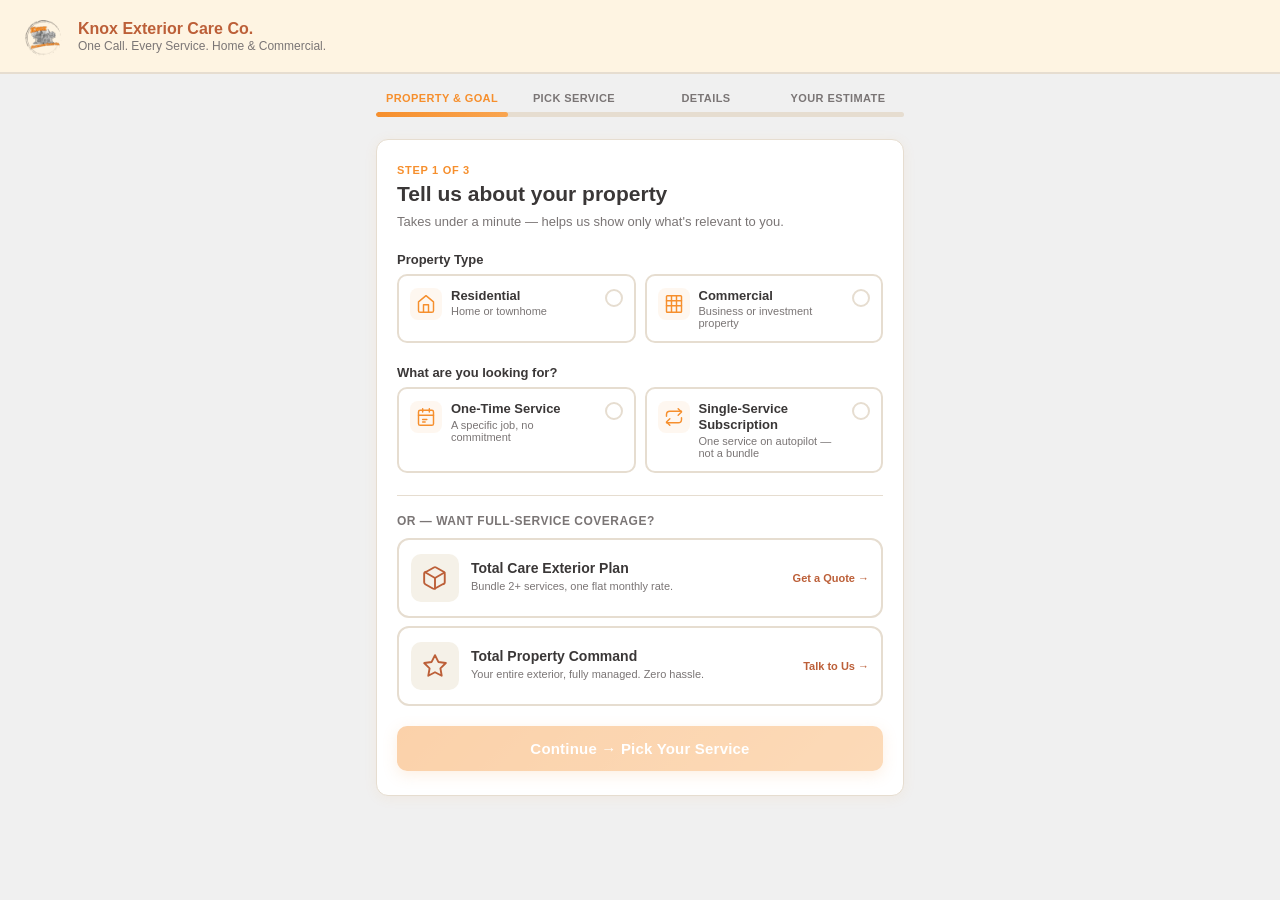
<file: index.html>
<!DOCTYPE html>
<html lang="en">
<head>
<meta charset="UTF-8">
<meta name="viewport" content="width=device-width, initial-scale=1.0">
<title>Get Your Free Estimate – Knox Exterior Care Co.</title>
<style>
:root {
  --primary:       #f68f2d;
  --primary-dark:  #bc5f38;
  --primary-light: #f9a550;
  --gold:          #bc5f38;
  --gold-light:    #d4784a;
  --bg:            #f0f0f0;
  --surface:       #ffffff;
  --border:        #e6ddd0;
  --text:          #3a3737;
  --muted:         #7a7575;
  --success:       #4a8a3c;
  --r:             12px;
}
* { box-sizing:border-box; margin:0; padding:0; }
html { overflow-x:hidden; }
body { font-family:'Segoe UI',-apple-system,BlinkMacSystemFont,sans-serif; background:var(--bg); color:var(--text); min-height:100vh; }

/* ── HEADER ── */
.header { background:#fef4e2; padding:14px 22px; display:flex; align-items:center; gap:14px; border-bottom:2px solid #e6ddd0; }
.logo-mark { width:44px; height:44px; background:linear-gradient(135deg,var(--gold),var(--gold-light)); border-radius:10px; display:flex; align-items:center; justify-content:center; font-size:22px; font-weight:900; color:white; flex-shrink:0; overflow:hidden; }
.logo-mark:has(img) { width:auto; background:none; border-radius:0; padding:2px 0; }
.logo-mark img { height:42px; width:auto; max-width:170px; object-fit:contain; display:block; }
.header-text h1 { color:var(--primary-dark); font-size:16px; font-weight:700; }
.header-text p  { color:var(--muted); font-size:12px; margin-top:1px; }

/* ── LAYOUT ── */
.container { max-width:560px; margin:0 auto; padding:18px 16px 60px; }

/* ── PROGRESS ── */
.prog-wrap  { margin-bottom:22px; }
.prog-steps { display:flex; justify-content:space-between; margin-bottom:8px; }
.prog-step  { font-size:11px; font-weight:700; text-transform:uppercase; letter-spacing:0.4px; color:var(--muted); transition:color 0.3s; flex:1; text-align:center; }
.prog-step.active { color:var(--primary); }
.prog-step.done   { color:var(--success); }
.prog-track { background:var(--border); height:5px; border-radius:99px; overflow:hidden; }
.prog-fill  { height:100%; background:linear-gradient(90deg,var(--primary),var(--primary-light)); border-radius:99px; transition:width 0.45s cubic-bezier(.4,0,.2,1); }

/* ── STEP CARD ── */
.step-card { background:var(--surface); border-radius:var(--r); padding:24px 20px; border:1px solid var(--border); box-shadow:0 2px 14px rgba(246,143,45,0.07); }
.eyebrow   { font-size:11px; font-weight:700; text-transform:uppercase; letter-spacing:0.7px; color:var(--primary); margin-bottom:5px; }
.step-ttl  { font-size:21px; font-weight:800; color:var(--text); line-height:1.25; margin-bottom:5px; }
.step-sub  { font-size:13px; color:var(--muted); margin-bottom:20px; line-height:1.5; }

/* ── OPTION GRID (property type, mode selection, question answers) ── */
.opt-grid       { display:grid; grid-template-columns:1fr 1fr; gap:9px; margin-bottom:14px; }
.opt-grid.cols-1 { grid-template-columns:1fr; }
.opt-grid.cols-3 { grid-template-columns:1fr 1fr 1fr; }
.opt-grid.cols-4 { grid-template-columns:1fr 1fr 1fr 1fr; }
.opt       { border:2px solid var(--border); border-radius:10px; padding:12px 11px; cursor:pointer; display:flex; align-items:flex-start; gap:9px; transition:all 0.18s; -webkit-tap-highlight-color:transparent; user-select:none; }
.opt:hover { border-color:var(--primary-light); background:#fff4e6; }
.opt.sel   { border-color:var(--primary); background:rgba(246,143,45,0.08); }
.o-body    { flex:1; }
.o-name    { font-size:13px; font-weight:700; color:var(--text); line-height:1.2; }
.o-detail  { font-size:11px; color:var(--muted); margin-top:2px; }
.o-chk     { width:18px; height:18px; border-radius:50%; border:2px solid var(--border); flex-shrink:0; transition:all 0.18s; display:flex; align-items:center; justify-content:center; margin-top:1px; }
.opt.sel .o-chk { background:var(--primary); border-color:var(--primary); }
.opt.sel .o-chk::after { content:'✓'; color:white; font-size:10px; font-weight:900; }

/* ── SERVICE GRID (step 2) — compact icon+name tiles ── */
.svc-grid    { display:grid; grid-template-columns:repeat(auto-fill,minmax(128px,1fr)); gap:8px; margin-bottom:16px; }
.svc-card    { border:2px solid var(--border); border-radius:10px; padding:14px 10px 12px; cursor:pointer; display:flex; flex-direction:column; align-items:center; gap:7px; text-align:center; transition:all 0.18s; -webkit-tap-highlight-color:transparent; user-select:none; }
.svc-card:hover { border-color:var(--primary-light); background:#fff4e6; }
.svc-card.sel          { border-color:var(--primary); background:rgba(246,143,45,0.08); }
.svc-card.sel-partial  { border-color:var(--primary-light); background:#fff4e6; }
.freq-picker { display:flex; gap:4px; flex-wrap:wrap; justify-content:center; margin-top:2px; }
.freq-btn { font-size:10px; font-weight:700; padding:3px 8px; border-radius:99px; border:1.5px solid var(--border); background:white; cursor:pointer; color:var(--muted); transition:all 0.15s; }
.freq-btn.sel { background:var(--primary); border-color:var(--primary); color:white; }
.sc-icon   { width:36px; height:36px; display:flex; align-items:center; justify-content:center; }
.sc-icon svg { width:30px; height:30px; color:var(--primary); display:block; transition:color 0.18s; }
.svc-card.sel .sc-icon svg { color:var(--primary-dark); }
.sc-name   { font-size:12px; font-weight:700; color:var(--text); line-height:1.3; }
.svc-card.other-card { border-style:dashed; }
.svc-card.other-card .sc-icon svg { width:24px; height:24px; }

/* ── OPT CARD ICON (property type, mode) ── */
.o-icon { width:32px; height:32px; flex-shrink:0; display:flex; align-items:center; justify-content:center; background:rgba(246,143,45,0.07); border-radius:8px; transition:background 0.18s; }
.o-icon svg { width:20px; height:20px; color:var(--primary); display:block; }
.opt.sel .o-icon { background:rgba(246,143,45,0.18); }

/* ── SERVICE DESCRIPTION CARD (step 3 header) ── */
.svc-desc-card { background:rgba(246,143,45,0.06); border:1px solid rgba(246,143,45,0.18); border-radius:10px; padding:13px 14px; margin-bottom:22px; display:flex; align-items:flex-start; gap:12px; }
.sdc-icon { width:42px; height:42px; border-radius:9px; background:rgba(246,143,45,0.12); display:flex; align-items:center; justify-content:center; flex-shrink:0; }
.sdc-icon svg { width:24px; height:24px; color:var(--primary); display:block; }
.sdc-name { font-size:15px; font-weight:800; color:var(--text); margin-bottom:4px; }
.sdc-desc { font-size:12px; color:var(--muted); line-height:1.6; }

/* ── QUESTION BLOCK (step 3) ── */
.q-block { margin-bottom:22px; }
.q-label { font-size:13px; font-weight:700; color:var(--text); margin-bottom:7px; }
.q-hint  { font-size:11px; color:var(--muted); margin-top:-3px; margin-bottom:7px; line-height:1.45; background:rgba(246,143,45,0.08); border-left:3px solid var(--primary-light); border-radius:0 6px 6px 0; padding:5px 9px; }

/* ── CUSTOM INPUT ── */
.custom-wrap .q-label { margin-bottom:7px; }
.custom-wrap input {
  width:100%; padding:11px 13px; border:2px solid var(--primary-light);
  border-radius:9px; font-size:14px; color:var(--text); outline:none; background:white;
  transition:border-color 0.2s;
}
.custom-wrap input:focus { border-color:var(--primary); }
.custom-wrap input::placeholder { color:#A8BBBB; }

/* ── BUNDLE NUDGE (step 1) ── */
.bundle-section { margin-top:22px; padding-top:18px; border-top:1px solid var(--border); }
.bundle-hdr     { font-size:12px; font-weight:700; text-transform:uppercase; letter-spacing:0.5px; color:var(--muted); margin-bottom:10px; }
.bundle-cards   { display:flex; flex-direction:column; gap:8px; }
.bundle-card    { border:2px solid var(--border); border-radius:12px; padding:14px 12px; display:flex; align-items:center; gap:12px; cursor:pointer; transition:all 0.2s; -webkit-tap-highlight-color:transparent; }
.bundle-card:hover { border-color:var(--gold); background:#FFFBF3; }
.bc-icon  { width:48px; height:48px; border-radius:10px; background:#F5F1E8; display:flex; align-items:center; justify-content:center; flex-shrink:0; }
.bc-icon svg { width:26px; height:26px; color:var(--gold); display:block; }
.bc-body  { flex:1; min-width:0; }
.bc-title { font-size:14px; font-weight:800; color:var(--text); margin-bottom:3px; }
.bc-sub   { font-size:11px; color:var(--muted); line-height:1.45; }
.bc-cta   { font-size:11px; font-weight:700; color:var(--gold); white-space:nowrap; flex-shrink:0; }

/* ── FORM FIELDS ── */
.field         { margin-bottom:12px; }
.field label   { display:block; font-size:13px; font-weight:600; color:var(--text); margin-bottom:5px; }
.field input   { width:100%; padding:11px 13px; border:2px solid var(--border); border-radius:9px; font-size:15px; color:var(--text); outline:none; background:#FAFCFC; transition:border-color 0.2s; }
.field input:focus { border-color:var(--primary); background:white; }
.field input::placeholder { color:#A8BBBB; }
.two-col        { display:grid; grid-template-columns:1fr 1fr; gap:10px; }
.two-col .field { margin-bottom:0; }

/* ── BUTTONS ── */
.btn         { display:block; width:100%; padding:14px 22px; border:none; border-radius:10px; font-size:15px; font-weight:700; cursor:pointer; transition:all 0.2s; -webkit-tap-highlight-color:transparent; letter-spacing:0.2px; }
.btn-primary { background:linear-gradient(135deg,var(--primary),var(--primary-light)); color:white; box-shadow:0 4px 14px rgba(246,143,45,0.32); }
.btn-primary:hover:not(:disabled) { transform:translateY(-1px); box-shadow:0 6px 18px rgba(246,143,45,0.40); }
.btn-primary:disabled { opacity:0.4; cursor:not-allowed; }
.btn-gold    { background:linear-gradient(135deg,var(--gold),var(--gold-light)); color:#fff; box-shadow:0 4px 14px rgba(188,95,56,0.35); font-size:16px; }
.btn-gold:hover { transform:translateY(-1px); box-shadow:0 6px 18px rgba(196,151,58,0.38); }
.btn-back    { background:transparent; color:var(--primary); border:2px solid var(--border); margin-top:9px; font-size:14px; }
.btn-back:hover { border-color:var(--primary); background:#fff4e6; }

/* ── RESULTS ── */
.result-hero  { background:linear-gradient(135deg,var(--primary-dark),var(--primary)); border-radius:12px; padding:22px 18px; color:white; text-align:center; margin-bottom:14px; }
.rh-label     { font-size:11px; font-weight:700; text-transform:uppercase; letter-spacing:0.7px; opacity:0.75; margin-bottom:5px; }
.rh-range     { font-size:38px; font-weight:900; letter-spacing:-1.5px; line-height:1; }
.rh-range span { font-size:22px; font-weight:600; opacity:0.8; }
.rh-note      { font-size:12px; opacity:0.72; margin-top:5px; }
.rh-svc       { display:inline-flex; align-items:center; gap:5px; margin-top:10px; background:rgba(255,255,255,0.18); border:1px solid rgba(255,255,255,0.35); color:rgba(255,255,255,0.95); font-size:12px; font-weight:700; padding:3px 11px; border-radius:99px; }
.disclaimer   { font-size:12px; color:#5c3a1e; background:#fff3e0; border-radius:8px; padding:11px 13px; margin-bottom:14px; border-left:4px solid var(--primary); line-height:1.6; font-weight:500; }
.disclaimer strong { color:#3d2410; }

/* ── NEXT-STEP DIVIDER (results page) ── */
.next-step-hdr { background:linear-gradient(135deg,rgba(246,143,45,0.1),rgba(188,95,56,0.08)); border:2px solid var(--primary); border-radius:10px; padding:13px 15px; margin:16px 0 10px; text-align:center; }
.nsh-label     { font-size:11px; font-weight:800; text-transform:uppercase; letter-spacing:0.6px; color:var(--primary); margin-bottom:4px; }
.nsh-text      { font-size:15px; font-weight:800; color:var(--text); margin-bottom:4px; }
.nsh-sub       { font-size:12px; color:var(--muted); line-height:1.5; }

/* ── JOB NOTES TEXTAREA ── */
.field textarea { width:100%; padding:11px 13px; border:2px solid var(--border); border-radius:9px; font-size:14px; color:var(--text); outline:none; background:#FAFCFC; transition:border-color 0.2s; resize:vertical; min-height:90px; font-family:inherit; line-height:1.5; }
.field textarea:focus { border-color:var(--primary); background:white; }
.field textarea::placeholder { color:#A8BBBB; }
.guar-lbl     { font-size:10px; font-weight:800; text-transform:uppercase; letter-spacing:0.7px; color:var(--muted); text-align:center; margin-top:14px; margin-bottom:4px; }
.guar-bar     { display:flex; flex-wrap:wrap; gap:5px; justify-content:center; margin:0 0 14px; }
.gbadge       { font-size:11px; font-weight:600; padding:4px 9px; border-radius:99px; background:var(--primary-dark); color:white; }
.cta-divider  { text-align:center; font-size:12px; color:var(--muted); margin:4px 0 10px; }
.iq-box       { background:linear-gradient(135deg,#fff4e6,#ffe8c4); border:2px solid var(--primary-light); border-radius:12px; padding:16px 14px; text-align:center; margin-bottom:4px; }
.iq-box .pv-tag { display:inline-block; background:var(--primary); color:white; font-size:11px; font-weight:700; padding:2px 9px; border-radius:99px; margin-bottom:6px; }
.iq-box h3    { font-size:16px; font-weight:800; color:var(--text); margin-bottom:5px; }
.iq-box p     { font-size:13px; color:var(--muted); margin-bottom:12px; line-height:1.5; }
.psr-box      { background:linear-gradient(135deg,#FFF8EE,#FFF3E0); border:2px solid var(--gold); border-radius:12px; padding:16px 14px; text-align:center; margin-bottom:14px; }
.psr-box .pv-tag { display:inline-block; background:var(--gold); color:white; font-size:11px; font-weight:700; padding:2px 9px; border-radius:99px; margin-bottom:6px; }
.psr-box h3   { font-size:16px; font-weight:800; color:var(--text); margin-bottom:5px; }
.psr-box p    { font-size:13px; color:var(--muted); margin-bottom:12px; line-height:1.5; }
.bundle-nudge-bar { background:rgba(246,143,45,0.08); border:1px solid rgba(246,143,45,0.22); border-radius:10px; padding:12px 14px; margin-bottom:14px; font-size:13px; color:var(--text); line-height:1.5; }
.bundle-nudge-bar strong { color:var(--primary); }
.social-proof { display:flex; align-items:center; justify-content:center; gap:9px; margin-top:13px; padding-top:13px; border-top:1px solid var(--border); }
.stars        { color:var(--gold); font-size:15px; letter-spacing:1px; }
.sp-text      { font-size:12px; color:var(--muted); }
.sp-text strong { color:var(--text); }
.privacy      { text-align:center; font-size:11px; color:var(--muted); margin-top:7px; }
.privacy span { color:var(--primary); }

/* ── CUSTOM RESULT BOX ── */
.custom-result-box { background:linear-gradient(135deg,#F8FBFB,#EEF6F6); border:2px solid var(--primary-light); border-radius:12px; padding:22px 18px; text-align:center; margin-bottom:14px; }
.custom-result-box h3 { font-size:18px; font-weight:800; color:var(--text); margin-bottom:8px; }
.custom-result-box p  { font-size:13px; color:var(--muted); line-height:1.6; }

/* ── CONFIRM ── */
.confirm-wrap     { text-align:center; padding:8px 0; }
.confirm-icon     { width:66px; height:66px; border-radius:50%; display:flex; align-items:center; justify-content:center; font-size:32px; margin:0 auto 14px; }
.confirm-icon.psr { background:linear-gradient(135deg,var(--success),#3DAA6A); box-shadow:0 4px 18px rgba(46,139,87,0.3); }
.confirm-icon.iq  { background:linear-gradient(135deg,var(--primary),var(--primary-light)); box-shadow:0 4px 18px rgba(246,143,45,0.35); }
.confirm-icon.bun { background:linear-gradient(135deg,var(--gold),var(--gold-light)); box-shadow:0 4px 18px rgba(196,151,58,0.3); }
.confirm-wrap h2  { font-size:22px; font-weight:800; margin-bottom:7px; }
.confirm-wrap > p { font-size:14px; color:var(--muted); line-height:1.6; margin-bottom:18px; }
.next-steps   { text-align:left; background:#F8FBFB; border-radius:10px; padding:14px; margin-bottom:14px; }
.ns-head      { font-size:12px; font-weight:700; text-transform:uppercase; letter-spacing:0.5px; color:var(--muted); margin-bottom:9px; }
.ns-item      { display:flex; align-items:flex-start; gap:9px; margin-bottom:9px; font-size:13px; color:var(--text); line-height:1.4; }
.ns-item:last-child { margin-bottom:0; }
.ns-n         { width:20px; height:20px; background:var(--primary); color:white; border-radius:50%; font-size:11px; font-weight:800; display:flex; align-items:center; justify-content:center; flex-shrink:0; margin-top:1px; }
.price-lock-bar { background:rgba(246,143,45,0.07); border:1px solid rgba(246,143,45,0.25); border-radius:9px; padding:9px 13px; margin-bottom:14px; font-size:12px; color:var(--text); text-align:center; }

/* ── CONTACT BLOCK ── */
.contact-block  { margin-top:16px; padding-top:14px; border-top:1px solid var(--border); }
.cb-name        { font-size:12px; font-weight:700; color:var(--text); letter-spacing:0.2px; margin-bottom:9px; }
.cb-row         { display:flex; align-items:center; gap:8px; margin-bottom:6px; font-size:13px; color:var(--muted); }
.cb-row:last-child { margin-bottom:0; }
.cb-row .cb-icon { width:16px; flex-shrink:0; display:flex; align-items:center; justify-content:center; }
.cb-row .cb-icon svg { width:14px; height:14px; color:var(--primary); }
.cb-row a       { color:var(--primary); text-decoration:none; font-weight:600; }
.cb-row a:hover { text-decoration:underline; }

/* ── TRANSITIONS ── */
.step { display:none; animation:fadeUp 0.3s ease; }
.step.active { display:block; }
@keyframes fadeUp { from { opacity:0; transform:translateY(7px); } to { opacity:1; transform:translateY(0); } }

/* ── RESPONSIVE ── */
@media (max-width:480px) {
  .container { padding-left:10px; padding-right:10px; }
  .step-card { padding:18px 14px; }
  .svc-grid  { grid-template-columns:repeat(auto-fill,minmax(110px,1fr)); }
  .opt-grid  { grid-template-columns:1fr; }
  .opt-grid.cols-3 { grid-template-columns:1fr 1fr; }
  .opt-grid.cols-4 { grid-template-columns:1fr 1fr; }
  .two-col   { grid-template-columns:1fr; }
  .step-ttl  { font-size:18px; }
  .rh-range  { font-size:30px; }
  .prog-step { font-size:9px; letter-spacing:0.1px; }
  .header    { padding:10px 14px; gap:10px; }
}

/* ── EMBED ── */
body.embed .header    { display:none; }
body.embed .container { padding-top:4px; }
body.embed            { background:transparent; min-height:unset; }
</style>
</head>
<body>

<!-- HEADER -->
<div class="header">
  <div class="logo-mark" id="logoMark">K</div>
  <div class="header-text">
    <h1 id="cfgName">Knox Exterior Care Co.</h1>
    <p id="cfgTagline">Serving Knoxville &amp; Surrounding Areas</p>
  </div>
</div>

<div class="container">

  <!-- PROGRESS -->
  <div class="prog-wrap">
    <div class="prog-steps">
      <span class="prog-step active" id="ps1">Property &amp; Goal</span>
      <span class="prog-step"        id="ps2">Pick Service</span>
      <span class="prog-step"        id="ps3">Details</span>
      <span class="prog-step"        id="ps4">Your Estimate</span>
    </div>
    <div class="prog-track"><div class="prog-fill" id="progFill" style="width:25%"></div></div>
  </div>

  <!-- ════════════════ STEP 1: PROPERTY & GOAL ════════════════ -->
  <div class="step active" id="s1">
    <div class="step-card">
      <div class="eyebrow">Step 1 of 3</div>
      <div class="step-ttl">Tell us about your property</div>
      <div class="step-sub">Takes under a minute — helps us show only what's relevant to you.</div>

      <div class="q-block">
        <div class="q-label">Property Type</div>
        <div class="opt-grid">
          <div class="opt" onclick="pick('propType','residential',this)">
            <div class="o-icon"><svg viewBox="0 0 24 24" fill="none" stroke="currentColor" stroke-width="1.75" stroke-linecap="round" stroke-linejoin="round" aria-hidden="true"><path d="M3 9.5L12 2l9 7.5V20a2 2 0 01-2 2H5a2 2 0 01-2-2V9.5z"/><polyline points="9,22 9,13 15,13 15,22"/></svg></div>
            <div class="o-body"><div class="o-name">Residential</div><div class="o-detail">Home or townhome</div></div>
            <div class="o-chk"></div>
          </div>
          <div class="opt" onclick="pick('propType','commercial',this)">
            <div class="o-icon"><svg viewBox="0 0 24 24" fill="none" stroke="currentColor" stroke-width="1.75" stroke-linecap="round" stroke-linejoin="round" aria-hidden="true"><rect x="3" y="2" width="18" height="20" rx="1"/><path d="M9 2v20M15 2v20M3 8h18M3 14h18"/></svg></div>
            <div class="o-body"><div class="o-name">Commercial</div><div class="o-detail">Business or investment property</div></div>
            <div class="o-chk"></div>
          </div>
        </div>
      </div>

      <div class="q-block" style="margin-bottom:0">
        <div class="q-label">What are you looking for?</div>
        <div class="opt-grid">
          <div class="opt" onclick="pick('mode','onetime',this)">
            <div class="o-icon"><svg viewBox="0 0 24 24" fill="none" stroke="currentColor" stroke-width="1.75" stroke-linecap="round" stroke-linejoin="round" aria-hidden="true"><rect x="3" y="4" width="18" height="18" rx="2"/><path d="M16 2v4M8 2v4M3 10h18"/><path d="M8 15h5M8 18h3"/></svg></div>
            <div class="o-body"><div class="o-name">One-Time Service</div><div class="o-detail">A specific job, no commitment</div></div>
            <div class="o-chk"></div>
          </div>
          <div class="opt" onclick="pick('mode','sub',this)">
            <div class="o-icon"><svg viewBox="0 0 24 24" fill="none" stroke="currentColor" stroke-width="1.75" stroke-linecap="round" stroke-linejoin="round" aria-hidden="true"><path d="M17 2l4 4-4 4"/><path d="M3 11V9a4 4 0 014-4h14"/><path d="M7 22l-4-4 4-4"/><path d="M21 13v2a4 4 0 01-4 4H3"/></svg></div>
            <div class="o-body"><div class="o-name">Single-Service Subscription</div><div class="o-detail">One service on autopilot — not a bundle</div></div>
            <div class="o-chk"></div>
          </div>
        </div>
      </div>

      <!-- Bundle nudge -->
      <div class="bundle-section">
        <div class="bundle-hdr">Or — want full-service coverage?</div>
        <div class="bundle-cards">
          <div class="bundle-card" onclick="goBundle('tcep')">
            <div class="bc-icon"><svg viewBox="0 0 24 24" fill="none" stroke="currentColor" stroke-width="1.75" stroke-linecap="round" stroke-linejoin="round" aria-hidden="true"><path d="M21 8a2 2 0 00-1-1.73l-7-4a2 2 0 00-2 0l-7 4A2 2 0 002 8v8a2 2 0 001 1.73l7 4a2 2 0 002 0l7-4A2 2 0 0021 16V8z"/><path d="M3.27 6.96L12 12l8.73-5.04M12 22V12"/></svg></div>
            <div class="bc-body">
              <div class="bc-title">Total Care Exterior Plan</div>
              <div class="bc-sub">Bundle 2+ services, one flat monthly rate.</div>
            </div>
            <div class="bc-cta">Get a Quote →</div>
          </div>
          <div class="bundle-card" onclick="goBundle('tpc')">
            <div class="bc-icon"><svg viewBox="0 0 24 24" fill="none" stroke="currentColor" stroke-width="1.75" stroke-linecap="round" stroke-linejoin="round" aria-hidden="true"><path d="M12 2l3.09 6.26L22 9.27l-5 4.87 1.18 6.88L12 17.77l-6.18 3.25L7 14.14 2 9.27l6.91-1.01L12 2z"/></svg></div>
            <div class="bc-body">
              <div class="bc-title">Total Property Command</div>
              <div class="bc-sub">Your entire exterior, fully managed. Zero hassle.</div>
            </div>
            <div class="bc-cta">Talk to Us →</div>
          </div>
        </div>
      </div>

      <button class="btn btn-primary" id="next1" onclick="goTo('s2')" disabled style="margin-top:20px">Continue → Pick Your Service</button>
    </div>
  </div>

  <!-- ════════════════ STEP 2: PICK SERVICE ════════════════ -->
  <div class="step" id="s2">
    <div class="step-card">
      <div class="eyebrow">Step 2 of 3</div>
      <div class="step-ttl">Which service do you need?</div>
      <div class="step-sub" id="s2Sub">Select one service to get your estimate.</div>
      <div class="svc-grid" id="svcGrid"><!-- injected by JS --></div>
      <button class="btn btn-primary" id="next2" onclick="goTo('s3')" disabled>Continue → Quick Questions</button>
      <button class="btn btn-back" onclick="goTo('s1')">← Back</button>
    </div>
  </div>

  <!-- ════════════════ STEP 3: QUESTIONS ════════════════ -->
  <div class="step" id="s3">
    <div class="step-card">
      <div class="eyebrow">Step 3 of 3</div>
      <div class="step-ttl" id="s3Ttl">A couple quick questions</div>
      <div class="step-sub">Helps us calculate an accurate range based on your specific situation.</div>
      <div id="questionsWrap"><!-- injected by JS --></div>
      <div id="customWrap" style="display:none" class="custom-wrap">
        <div class="q-label">Describe what you need</div>
        <input type="text" id="customInput" placeholder="e.g. Fence staining, moss removal, awning cleaning…" oninput="handleCustomInput(this.value)">
      </div>
      <button class="btn btn-primary" id="next3" onclick="goTo('s4')" disabled style="margin-top:4px">Continue → Your Info</button>
      <button class="btn btn-back" onclick="goTo('s2')">← Back</button>
    </div>
  </div>

  <!-- ════════════════ BUNDLE: SERVICE SELECTION (TCEP only) ════════════════ -->
  <div class="step" id="sBundleSvc">
    <div class="step-card">
      <div class="eyebrow">Total Care Exterior Plan</div>
      <div class="step-ttl">Which services do you want included?</div>
      <div class="step-sub">Select 2 or more — we'll bundle them into one flat monthly rate.</div>
      <div class="svc-grid" id="bundleSvcGrid"><!-- injected by JS --></div>
      <button class="btn btn-primary" id="nextBundle" onclick="goTo('s4')" disabled style="margin-top:8px">Continue → Your Info</button>
      <button class="btn btn-back" onclick="goTo('s1')">← Back</button>
    </div>
  </div>

  <!-- ════════════════ STEP 4: CONTACT ════════════════ -->
  <div class="step" id="s4">
    <div class="step-card">
      <div class="eyebrow">Almost there</div>
      <div class="step-ttl">Where do we send your estimate?</div>
      <div class="step-sub">We'll reach out to confirm details and lock in your numbers.</div>
      <div class="two-col" style="margin-bottom:12px">
        <div class="field"><label>First Name *</label><input type="text"  id="fName" placeholder="John"                          oninput="chkContact()"></div>
        <div class="field"><label>Last Name *</label> <input type="text"  id="lName" placeholder="Smith"                         oninput="chkContact()"></div>
      </div>
      <div class="field"><label>Email *</label>            <input type="email" id="email" placeholder="john@email.com"             oninput="chkContact()"></div>
      <div class="field"><label>Phone *</label>            <input type="tel"   id="phone" placeholder="(865) 555-0100"             oninput="chkContact()"></div>
      <div class="field"><label>Property Address *</label> <input type="text"  id="addr"  placeholder="123 Main St, Knoxville, TN" oninput="chkContact()"></div>
      <div class="field">
        <label>Tell us more about your job *</label>
        <textarea id="jobNotes" placeholder="Describe what you need done — any details about the condition, access, special requests, or anything that will help us prepare an accurate quote." oninput="chkContact()"></textarea>
      </div>
      <div class="field">
        <label>How did you hear about us? *</label>
        <div class="opt-grid cols-3" id="hearGrid" style="margin-top:6px">
          <div class="opt" onclick="pickHear('Google Search',this)">    <div class="o-body"><div class="o-name">Google Search</div></div><div class="o-chk"></div></div>
          <div class="opt" onclick="pickHear('Referral',this)">         <div class="o-body"><div class="o-name">Referral</div></div><div class="o-chk"></div></div>
          <div class="opt" onclick="pickHear('Social Media',this)">     <div class="o-body"><div class="o-name">Social Media</div></div><div class="o-chk"></div></div>
          <div class="opt" onclick="pickHear('Mailer',this)">           <div class="o-body"><div class="o-name">Mailer</div></div><div class="o-chk"></div></div>
          <div class="opt" onclick="pickHear('Digital Ad',this)">       <div class="o-body"><div class="o-name">Digital Ad</div></div><div class="o-chk"></div></div>
          <div class="opt" onclick="pickHear('Other',this)">            <div class="o-body"><div class="o-name">Other</div></div><div class="o-chk"></div></div>
        </div>
      </div>
      <button class="btn btn-gold"    id="showEst" onclick="showResults()" disabled style="margin-top:6px">🎯 See My Estimate</button>
      <button class="btn btn-back"    onclick="goBackFromContact()">← Back</button>
      <div class="privacy">🔒 Your info is <span>never shared or sold</span>. Local business.</div>
    </div>
  </div>

  <!-- ════════════════ RESULTS ════════════════ -->
  <div class="step" id="sResult">
    <div class="step-card">
      <div class="eyebrow" id="resGreet">Your estimate is ready 👋</div>
      <div class="step-ttl" id="resTtl">Your Custom Estimate</div>

      <!-- Standard priced result -->
      <div id="stdResult">
        <div class="result-hero">
          <div class="rh-label" id="rhLabel">Estimated Cost Range</div>
          <div class="rh-range" id="rhRange">–</div>
          <div class="rh-note"  id="rhNote"></div>
          <div class="rh-svc"   id="rhSvc" style="display:none"></div>
        </div>
        <div class="disclaimer">
          <strong>This is a starting price, not a final quote.</strong> Final pricing is determined by property specifics, volume of work, condition, access, and any additional services. Your specialist will confirm your exact price after reviewing the details you provided.
        </div>
      </div>

      <!-- Custom / bundle / other result -->
      <div id="custResult" style="display:none">
        <div class="custom-result-box">
          <h3 id="custTitle">We'll prepare your custom quote</h3>
          <p id="custBody">A specialist will review your request and reach out shortly.</p>
        </div>
      </div>

      <!-- What happens next -->
      <div class="next-step-hdr">
        <div class="nsh-label">🎉 You're Almost There!</div>
        <div class="nsh-text">A team member will reach out within 1 hour!</div>
        <div class="nsh-sub">Expect a call or text from our team to confirm your numbers and answer any questions. No pressure, no runaround — just straightforward service from a local crew that shows up.</div>
      </div>

      <div class="guar-lbl">Our Guarantees</div>
      <div class="guar-bar">
        <span class="gbadge">✅ Zero-Risk First Month</span>
        <span class="gbadge">⏰ Show-Up-Or-Free</span>
        <span class="gbadge">🏆 Match or Beat Any Quote</span>
        <span class="gbadge">🔒 12-Month Price Lock</span>
      </div>

      <div class="social-proof">
        <div class="stars">★★★★★</div>
        <div class="sp-text"><strong>Knoxville's number one exterior care company</strong></div>
      </div>

      <div class="contact-block">
        <div class="cb-name cfg-legal">Knox Exterior Care Co. LLC</div>
        <div class="cb-row">
          <div class="cb-icon"><svg viewBox="0 0 24 24" fill="none" stroke="currentColor" stroke-width="2" stroke-linecap="round" stroke-linejoin="round" aria-hidden="true"><path d="M22 16.92v3a2 2 0 01-2.18 2 19.8 19.8 0 01-8.63-3.07A19.5 19.5 0 013.07 9.8 19.8 19.8 0 01.09 1.2 2 2 0 012.08.01h3a2 2 0 012 1.72c.127.96.361 1.903.7 2.81a2 2 0 01-.45 2.11L6.09 7.91a16 16 0 006 6l1.27-1.27a2 2 0 012.11-.45c.907.339 1.85.573 2.81.7A2 2 0 0122 14.92z"/></svg></div>
          <a href="tel:+18653813169" class="cfg-phone">(865) 381-3169</a><span>— call or text</span>
        </div>
        <div class="cb-row">
          <div class="cb-icon"><svg viewBox="0 0 24 24" fill="none" stroke="currentColor" stroke-width="2" stroke-linecap="round" stroke-linejoin="round" aria-hidden="true"><path d="M4 4h16c1.1 0 2 .9 2 2v12c0 1.1-.9 2-2 2H4c-1.1 0-2-.9-2-2V6c0-1.1.9-2 2-2z"/><polyline points="22,6 12,13 2,6"/></svg></div>
          <a href="mailto:office@knoxexteriorcareco.com" class="cfg-email">office@knoxexteriorcareco.com</a>
        </div>
        <div class="cb-row">
          <div class="cb-icon"><svg viewBox="0 0 24 24" fill="none" stroke="currentColor" stroke-width="2" stroke-linecap="round" stroke-linejoin="round" aria-hidden="true"><circle cx="12" cy="12" r="10"/><line x1="2" y1="12" x2="22" y2="12"/><path d="M12 2a15.3 15.3 0 014 10 15.3 15.3 0 01-4 10 15.3 15.3 0 01-4-10 15.3 15.3 0 014-10z"/></svg></div>
          <a href="https://www.knoxexteriorcare.com" class="cfg-website" target="_blank" rel="noopener">knoxexteriorcare.com</a>
        </div>
      </div>
    </div>
  </div>
</div><!-- /container -->

<script>
// ════════════════════════════════════════════════════════════════
// ✏️  BRANDING CONFIG — Edit this block to update company info
// ════════════════════════════════════════════════════════════════
const CONFIG = {
  companyName: "Knox Exterior Care Co.",
  legalName:   "Knox Exterior Care Co. LLC",
  tagline:     "One Call. Every Service. Home & Commercial.",
  phone:       "(865) 381-3169",
  email:       "office@knoxexteriorcareco.com",
  website:     "https://www.knoxexteriorcare.com",
  logoText:    "K",
  logoUrl:     "[data-uri]",  // Embedded logo (circle badge from knoxexteriorcare.com)
  // Was Formspree. Now points directly at the Supabase Edge Function which
  // both writes the lead to the CRM database and emails the owner via Resend.
  // Eliminates Formspree as a middleman (free tier doesn't include webhooks).
  formspreeEndpoint: "https://kskplucbdojagvscvlce.supabase.co/functions/v1/formspree-intake",
};

// ════════════════════════════════════════════════════════════════
// ✏️  PRICING — Update numbers here when rates change.
//     Comments show the unit of measure for each service.
//     Nothing else needs to change when you update prices.
// ════════════════════════════════════════════════════════════════
const PRICES = {

  // LAWN CARE — priced by lot acreage tier
  // onetime = per-visit [lo, hi] | recurring = [lo, hi] $/month
  lawn: {
    onetime:  { small:[35,55],       medium:[45,75],      large:[65,115],     xlarge:[100,175],   jumbo:[150,275]  },
    biweekly: { small:[150,210],     medium:[175,260],    large:[220,330],    xlarge:[275,415],   jumbo:[360,550]  },
    weekly:   { small:[240,325],     medium:[290,420],    large:[360,530],    xlarge:[445,660],   jumbo:[585,880]  },
  },

  // WINDOW CLEANING — priced per pane, by floor level
  // paneBands = approximate pane count mapped to each display option
  windows: {
    paneBands:    { lt10:8,  to20:15, to35:27, gt35:45 },
    otPerPane:    { f1:[5,6], f2:[7,9], f3:[10,13] },  // [lo, hi] per pane by floor
    storyMult:    { '1':1.0, '2':1.30, '3':1.65 },     // OT story multiplier
    minOT:        75,
    // Subscription [lo, hi] $/month by window band — monthly billed 12x/yr, quarterly billed 4x/yr
    sub: {
      monthly:   { lt10:[80,120],  to20:[100,150], to35:[145,215], gt35:[200,300] },
      quarterly: { lt10:[30,45],   to20:[38,58],   to35:[55,82],   gt35:[75,112]  },
    },
    subStoryMult: { '1':1.0, '2':1.25, '3':1.55 },
  },

  // GUTTER CLEANING — priced per linear foot
  // lfBands = representative LF midpoint used in calculation
  gutters: {
    lfBands:    { lt100:80, to150:125, to200:175, gt200:230 },
    perLF:      [1.20, 2.00],   // [lo, hi] per linear foot
    story2Mult: 1.30,           // +30% for 2-story access
    minOT:      { '1story':120, '2story':165 },
    subFreqDiv: { quarterly:3, annual:12 },  // OT price ÷ this = $/month equiv
  },

  // PRESSURE WASHING — priced by property size band (house and/or flatwork)
  pressureWash: {
    house:    { small:[150,300], medium:[225,450], large:[325,650], xlarge:[475,950], jumbo:[625,1300] },
    flatwork: { small:[75,150],  medium:[100,225], large:[140,300], xlarge:[190,400], jumbo:[250,550]  },
    // 'both' = house + flatwork summed in calcPrice()
  },

  // ROOF CLEANING — priced per sqft with material multiplier
  // sqftBands = representative roof sqft midpoint per selection
  roofClean: {
    sqftBands:   { small:1200, medium:2000, large:3000, xlarge:4200, jumbo:6000 },
    ratePerSqFt: [0.18, 0.28],
    matMult:     { asphalt:1.0, metal:0.85, tile:1.15 },
    minPrice:    275,
  },

  // DRYER VENT CLEANING — flat rate by vent exit location
  dryerVent: {
    ground: [120, 120],
    story2: [145, 145],
    roof:   [175, 175],
    subMo:  { ground:10.00, story2:12.08, roof:14.58 },  // annual cost ÷ 12
  },

  // PET WASTE REMOVAL — priced per visit by dog count
  // otVisit = single visit [lo, hi] | sub = flat $/month by frequency
  petWaste: {
    otVisit: { d1:[50,75], d2:[70,100], d3:[70,100] },
    // Subscription [lo, hi] $/month by dog count and frequency
    sub: {
      weekly:   { d1:[80,100],  d2:[105,135], d3:[130,165] },
      biweekly: { d1:[50,65],   d2:[65,85],   d3:[85,110]  },
      monthly:  { d1:[30,42],   d2:[40,55],   d3:[52,70]   },
    },
  },

  // SOLAR PANEL CLEANING — priced per panel
  // panelBands = approximate panel count per selection
  solarPanels: {
    panelBands: { lt10:8, to20:15, to30:24, gt30:40 },
    perPanel:   [8, 12],  // [lo, hi] per panel
    story2Add:  30,       // flat surcharge for 2nd-story roof access
    minPrice:   75,
  },

  // GRAFFITI REMOVAL — priced by affected area + mobilization fee
  graffiti: {
    mobFee: 50,
    small:  [100, 200],  // under 10 sqft
    medium: [200, 350],  // 10–30 sqft
    large:  [350, 600],  // 30+ sqft
  },

  // DRIVEWAY SEALING — priced by driveway size band
  drivewaySeal: {
    small:  [150, 250],  // 1-car, ~300 sqft
    medium: [200, 350],  // 2-car, ~500 sqft
    large:  [300, 500],  // long/wide, ~750 sqft
    xlarge: [450, 700],  // estate/commercial, 1,000+ sqft
  },

  // HANDYMAN / EXTERIOR TUNE-UP — hourly at flat rate
  handyman: {
    rate:    55,          // $/hr
    hrBands: { h1:[1,1], h2:[2,2], h3:[3,4], h4:[4,8] },
  },

  // SNOW & ICE REMOVAL — priced per event by property/driveway size
  snowIce: {
    small:  [50,  85],
    medium: [75,  115],
    large:  [85,  140],
    xlarge: [100, 175],
  },

  // EXTERIOR PAINT TOUCH-UP — flat rate by scope
  paintTouchup: {
    minor:     [125, 175],
    moderate:  [200, 300],
    frontDoor: [150, 225],
  },

  // EXTERIOR / HOUSE WASH SUBSCRIPTION — priced per sqft expressed as $/month
  // sqftBands = representative home sqft per selection
  houseWash: {
    sqftBands:   { small:1200, medium:1800, large:2500, xlarge:3500, jumbo:5000 },
    ratePerSqFt: [0.05, 0.08],
    minMo:       15,
    freqDiv:     { quarterly:3, annual:12 },
  },

  // BIN CLEANING SUBSCRIPTION — priced per bin per month
  binClean: {
    perBinMo: { monthly:13.80, quarterly:4.71 },
    binBands: { b1:1, b2:2, b3:3 },
  },

  // PARKING LOT SWEEPING SUBSCRIPTION — commercial only, by lot size + frequency
  // PARKING LOT SWEEPING — [lo, hi] $/month by lot size + frequency
  parkingLot: {
    weekly:   { small:[110,155], medium:[165,235], large:[255,360], xlarge:[385,545], jumbo:[555,795] },
    biweekly: { small:[75,105],  medium:[110,155], large:[165,235], xlarge:[250,355], jumbo:[360,515] },
    monthly:  { small:[50,70],   medium:[75,105],  large:[110,155], xlarge:[165,235], jumbo:[240,340] },
  },
};

// ════════════════════════════════════════════════════════════════
// SERVICE ICONS — minimalistic SVG illustrations (24×24, stroke-based)
// ════════════════════════════════════════════════════════════════
const SVG_ATTRS = 'viewBox="0 0 24 24" fill="none" stroke="currentColor" stroke-width="1.75" stroke-linecap="round" stroke-linejoin="round" aria-hidden="true"';
const ICONS = {
  lawn:       `<svg ${SVG_ATTRS}><path d="M12 22v-9"/><path d="M12 13c-2-4-6-5-8-4 1 3 4 5 8 4"/><path d="M12 13c2-4 6-5 8-4-1 3-4 5-8 4"/><path d="M4 22h16"/></svg>`,
  windows:    `<svg ${SVG_ATTRS}><rect x="2" y="3" width="20" height="18" rx="2"/><line x1="2" y1="12" x2="22" y2="12"/><line x1="12" y1="3" x2="12" y2="21"/></svg>`,
  gutters:    `<svg ${SVG_ATTRS}><path d="M2 6h20v3a5 5 0 01-5 5H7A5 5 0 012 9V6z"/><path d="M7 14v4m5-4v6m5-4v4"/></svg>`,
  pressure:   `<svg ${SVG_ATTRS}><path d="M3 20l6-6"/><path d="M9 14l4-4"/><circle cx="15" cy="8" r="2"/><path d="M17 6l3-3"/><path d="M18 8h3"/><path d="M17 10l3 3"/></svg>`,
  roof:       `<svg ${SVG_ATTRS}><path d="M2 11L12 2l10 9"/><path d="M5 9v11a1 1 0 001 1h12a1 1 0 001-1V9"/><path d="M10 21v-5h4v5"/></svg>`,
  dryervent:  `<svg ${SVG_ATTRS}><rect x="3" y="6" width="13" height="12" rx="1"/><line x1="3" y1="10" x2="16" y2="10"/><line x1="3" y1="14" x2="16" y2="14"/><path d="M16 8.5l3.5-1.5M16 12h4M16 15.5l3.5 1.5"/></svg>`,
  petwaste:   `<svg ${SVG_ATTRS}><ellipse cx="12" cy="16.5" rx="5" ry="3.5"/><circle cx="7.5" cy="11" r="1.5"/><circle cx="16.5" cy="11" r="1.5"/><circle cx="10" cy="8" r="1.5"/><circle cx="14" cy="8" r="1.5"/></svg>`,
  solar:      `<svg ${SVG_ATTRS}><rect x="2" y="10" width="20" height="11" rx="1"/><line x1="2" y1="15.5" x2="22" y2="15.5"/><line x1="9" y1="10" x2="9" y2="21"/><line x1="16" y1="10" x2="16" y2="21"/><circle cx="18" cy="5" r="2"/><path d="M18 2V1M21 3l.7-.7M22 5h1M21 7l.7.7M18 8v1M15 7l-.7.7M14 5h-1M15 3l-.7-.7"/></svg>`,
  graffiti:   `<svg ${SVG_ATTRS}><rect x="8" y="7" width="7" height="13" rx="2"/><path d="M10 7V5h3v2"/><path d="M15 9.5l2-1.5"/><path d="M15.5 7.5l1.5-2"/><circle cx="19" cy="7.5" r="0.9" fill="currentColor" stroke="none"/><circle cx="20" cy="10.5" r="0.9" fill="currentColor" stroke="none"/><circle cx="19" cy="13.5" r="0.9" fill="currentColor" stroke="none"/></svg>`,
  driveseal:  `<svg ${SVG_ATTRS}><path d="M6 20L9 4M15 4l3 16"/><path d="M6 20h12"/><path d="M10 12h4M9.5 16h5"/></svg>`,
  handyman:   `<svg ${SVG_ATTRS}><path d="M14.7 6.3a1 1 0 000 1.4l1.6 1.6a1 1 0 001.4 0l3-3a1 1 0 000-1.4l-1.6-1.6a1 1 0 00-1.4 0l-3 3z"/><path d="M5 21l9.4-9.4"/></svg>`,
  snowice:    `<svg ${SVG_ATTRS}><line x1="12" y1="2" x2="12" y2="22"/><line x1="2" y1="12" x2="22" y2="12"/><line x1="4.93" y1="4.93" x2="19.07" y2="19.07"/><line x1="19.07" y1="4.93" x2="4.93" y2="19.07"/></svg>`,
  paint:      `<svg ${SVG_ATTRS}><path d="M18 4a3 3 0 010 5H5V4h13z"/><path d="M5 9v10a1 1 0 001 1h6a1 1 0 001-1v-4"/><path d="M17 17c0 2-2 4-2 4s-2-2-2-4 2-2 2-2 2 0 2 2z"/></svg>`,
  housewash:  `<svg ${SVG_ATTRS}><path d="M3 10.5L12 3l9 7.5V20a1 1 0 01-1 1H4a1 1 0 01-1-1V10.5z"/><path d="M9 21v-6h6v6"/><path d="M5 16c1.5-1 3-.5 4.5 0M14.5 16c1.5-1 3-.5 4.5 0"/></svg>`,
  binclean:   `<svg ${SVG_ATTRS}><polyline points="3,6 5,6 21,6"/><path d="M19 6l-1 14a2 2 0 01-2 2H8a2 2 0 01-2-2L5 6"/><path d="M10 11v6M14 11v6"/><path d="M9 6V4a1 1 0 011-1h4a1 1 0 011 1v2"/></svg>`,
  parkinglot: `<svg ${SVG_ATTRS}><rect x="3" y="3" width="18" height="18" rx="2"/><path d="M9 17V8h5a3 3 0 010 6H9"/></svg>`,
  _other:     `<svg ${SVG_ATTRS}><circle cx="12" cy="12" r="10"/><path d="M9.09 9a3 3 0 015.83 1c0 2-3 3-3 3"/><circle cx="12" cy="17" r="0.5" fill="currentColor"/></svg>`,
};

// ════════════════════════════════════════════════════════════════
// SERVICE CATALOG
// supOT = available as one-time | supSub = available as subscription
// res = residential only | comm = commercial only
// desc = short description shown in Step 3 before questions
// ════════════════════════════════════════════════════════════════
const SERVICES = [
  { id:'lawn',       name:'Lawn Care',               supOT:true,  supSub:true,
    desc:'Mowing, edging, string trimming, and blowdown. Priced by lot acreage.' },
  { id:'windows',    name:'Window Cleaning',         supOT:true,  supSub:true,
    desc:'Streak-free interior & exterior window cleaning. Priced per pane by floor level.' },
  { id:'gutters',    name:'Gutter Cleaning',         supOT:true,  supSub:false,
    desc:'Debris removal, flush, and flow check. Priced by linear feet of gutter.' },
  { id:'pressure',   name:'Pressure Washing',        supOT:true,  supSub:false,
    desc:'House soft wash and/or flatwork (driveway, patio, walkways). Priced by surface square footage.' },
  { id:'roof',       name:'Roof Cleaning',           supOT:true,  supSub:false,
    desc:'Soft-wash treatment to eliminate algae, moss, and staining. Priced by roof square footage.' },
  { id:'dryervent',  name:'Dryer Vent Cleaning',     supOT:true,  supSub:false, res:true,
    desc:'Full vent line clearing to restore airflow and reduce fire risk. Flat rate by vent exit location.' },
  { id:'petwaste',   name:'Pet Waste Cleanup',       supOT:true,  supSub:true,  res:true,
    desc:'Full yard pickup and disposal. Priced per visit by number of dogs.' },
  { id:'solar',      name:'Solar Panel Cleaning',    supOT:true,  supSub:false,
    desc:'Deionized water wash to restore panel efficiency. Priced per panel.' },
  { id:'graffiti',   name:'Graffiti Removal',        supOT:true,  supSub:false,
    desc:'Chemical and pressure treatment to remove paint from exterior surfaces. Priced by affected area.' },
  { id:'driveseal',  name:'Driveway Sealing',        supOT:true,  supSub:false,
    desc:'Seal coat application to protect and restore asphalt or concrete. Priced by driveway size.' },
  { id:'handyman',   name:'Handyman / Tune-Up',      supOT:true,  supSub:false,
    desc:'Exterior repairs and touch-up tasks — caulking, gutter reattachment, door adjustments, and more. Billed hourly.' },
  { id:'snowice',    name:'Snow & Ice Removal',      supOT:true,  supSub:false, res:true,
    desc:'Per-event driveway clearing, walkway shoveling, and salt application. Priced by property size.' },
  { id:'paint',      name:'Paint Touch-Up',          supOT:true,  supSub:false, res:true,
    desc:'Spot repairs and touch-ups on exterior trim, siding, or doors. Flat rate by scope of work.' },
  { id:'housewash',  name:'Exterior / House Wash',   supOT:true,  supSub:false,
    desc:'Recurring soft-wash subscription to keep your home\'s exterior clean year-round. Priced per square foot of exterior surface.' },
  { id:'binclean',   name:'Bin Cleaning',            supOT:true,  supSub:false,
    desc:'Pressure wash and deodorize trash and recycling bins. Priced per bin per service.' },
  { id:'parkinglot', name:'Parking Lot Sweeping',    supOT:false, supSub:true,  comm:true,
    desc:'Regular mechanical sweeping to keep your lot clean and compliant. Priced by lot size and frequency.' },
];

// ════════════════════════════════════════════════════════════════
// QUESTIONS CONFIG — keyed by "serviceId_mode"
// Each question: { id, label, hint?, cols?, options:[{v, l, d?}] }
// Answers stored in S.answers[id]. Continue enabled when all answered.
// ════════════════════════════════════════════════════════════════
const LOT_OPTS = [
  { v:'small',  l:'Small',       d:'Under ¼ acre' },
  { v:'medium', l:'Medium',      d:'¼ – ½ acre'   },
  { v:'large',  l:'Large',       d:'½ – 1 acre'   },
  { v:'xlarge', l:'Extra Large', d:'1 – 2 acres'  },
  { v:'jumbo',  l:'Jumbo',       d:'2+ acres'     },
];

const QUESTIONS = {

  // ── Lawn Care ──────────────────────────────────────────────
  lawn_onetime: [
    { id:'lotSize', label:'Lot / Property Size',
      hint:'Lawn care is priced by lot acreage — mowing, edging, trimming, and blowing time all scale with lot size.',
      options: LOT_OPTS },
  ],
  lawn_sub: [
    { id:'lotSize', label:'Lot / Property Size',
      hint:'Lawn care is priced by lot acreage.',
      options: LOT_OPTS },
    { id:'freq', label:'How often?', options:[
      { v:'weekly',   l:'Weekly',   d:'Most thorough coverage' },
      { v:'biweekly', l:'Bi-Weekly',d:'Most popular' },
    ]},
  ],

  // ── Window Cleaning ────────────────────────────────────────
  windows_onetime: [
    { id:'windowBand', label:'Approx. how many windows?',
      hint:'Count windows visible from outside, including glass doors. When in doubt, estimate low — your specialist will confirm.',
      options:[
        { v:'lt10', l:'Under 10',  d:'Smaller home' },
        { v:'to20', l:'10 – 20',   d:'Average home' },
        { v:'to35', l:'20 – 35',   d:'Larger home'  },
        { v:'gt35', l:'35+',       d:'Large / multi-story' },
      ]},
    { id:'stories', label:'How many stories?', cols:3, options:[
      { v:'1', l:'1 Story' },
      { v:'2', l:'2 Stories' },
      { v:'3', l:'3+ Stories' },
    ]},
  ],
  windows_sub: [
    { id:'windowBand', label:'Approx. how many windows?',
      hint:'Count windows visible from outside.',
      options:[
        { v:'lt10', l:'Under 10' },
        { v:'to20', l:'10 – 20'  },
        { v:'to35', l:'20 – 35'  },
        { v:'gt35', l:'35+'      },
      ]},
    { id:'stories', label:'How many stories?', cols:3, options:[
      { v:'1', l:'1 Story' },
      { v:'2', l:'2 Stories' },
      { v:'3', l:'3+ Stories' },
    ]},
    { id:'freq', label:'How often?', options:[
      { v:'monthly',   l:'Monthly',   d:'Always crystal clear' },
      { v:'quarterly', l:'Quarterly', d:'Every 3 months' },
    ]},
  ],

  // ── Gutter Cleaning ────────────────────────────────────────
  gutters_onetime: [
    { id:'lfBand', label:'Approx. linear feet of gutters?',
      hint:'Measure the total run of gutter along your roofline. Typical single-story home: 100–150 LF. Two-story: 150–200+ LF.',
      options:[
        { v:'lt100', l:'Under 100 LF', d:'Small home / partial gutters' },
        { v:'to150', l:'100 – 150 LF', d:'Typical single-story' },
        { v:'to200', l:'150 – 200 LF', d:'Larger home or 2-story' },
        { v:'gt200', l:'200+ LF',      d:'Large home or commercial' },
      ]},
    { id:'stories', label:'How many stories?', options:[
      { v:'1story', l:'1 Story',   d:'Standard access' },
      { v:'2story', l:'2 Stories', d:'+30% access surcharge' },
    ]},
  ],
  gutters_sub: [
    { id:'lfBand', label:'Approx. linear feet of gutters?',
      hint:'Typical home: 100–200 LF total. A good guess is fine.',
      options:[
        { v:'lt100', l:'Under 100 LF' },
        { v:'to150', l:'100 – 150 LF' },
        { v:'to200', l:'150 – 200 LF' },
        { v:'gt200', l:'200+ LF'      },
      ]},
    { id:'freq', label:'How often?', options:[
      { v:'quarterly', l:'Quarterly', d:'Every 3 months — recommended' },
      { v:'annual',    l:'Annually',  d:'Once a year' },
    ]},
  ],

  // ── Pressure Washing ───────────────────────────────────────
  pressure_onetime: [
    { id:'scope', label:'What needs washing?', cols:3, options:[
      { v:'house',    l:'House / Building', d:'Soft wash exterior' },
      { v:'flatwork', l:'Driveway & Patio', d:'Concrete & pavers' },
      { v:'both',     l:'Both',             d:'Best value' },
    ]},
    { id:'size', label:'Approx. surface area to be washed?',
      hint:'For house: estimate total exterior wall area. For flatwork: estimate concrete/paver sq footage. Choose the closest range — your specialist will confirm.',
      options:[
        { v:'small',  l:'Under 1,000 sqft',   d:'Small home or minimal flatwork' },
        { v:'medium', l:'1,000 – 2,000 sqft', d:'Average home or driveway' },
        { v:'large',  l:'2,000 – 3,500 sqft', d:'Larger home or full property' },
        { v:'xlarge', l:'3,500 – 5,500 sqft', d:'Large home + flatwork' },
        { v:'jumbo',  l:'5,500+ sqft',         d:'Estate or commercial' },
      ]},
  ],

  // ── Roof Cleaning ──────────────────────────────────────────
  roof_onetime: [
    { id:'roofSize', label:'Approx. roof square footage?',
      hint:"Not sure? Use your home's heated square footage as a rough guide — roof sqft is typically similar.",
      options:[
        { v:'small',  l:'Under 1,500 sqft' },
        { v:'medium', l:'1,500 – 2,500'    },
        { v:'large',  l:'2,500 – 3,500'    },
        { v:'xlarge', l:'3,500 – 5,000'    },
        { v:'jumbo',  l:'5,000+ sqft'      },
      ]},
    { id:'material', label:'Roof Material', cols:3, options:[
      { v:'asphalt', l:'Asphalt Shingles', d:'Most common' },
      { v:'metal',   l:'Metal Roof' },
      { v:'tile',    l:'Tile Roof' },
    ]},
  ],

  // ── Dryer Vent Cleaning ────────────────────────────────────
  dryervent_onetime: [
    { id:'exitLoc', label:'Where does the dryer vent exit the home?',
      hint:'Exit location determines access difficulty and is the main pricing factor.',
      options:[
        { v:'ground', l:'Ground / Siding', d:'$120 flat' },
        { v:'story2', l:'2nd-Story Wall',  d:'$145 flat' },
        { v:'roof',   l:'Through the Roof',d:'$175 flat' },
      ]},
  ],
  dryervent_sub: [
    { id:'exitLoc', label:'Where does the dryer vent exit the home?',
      hint:'Annual cleaning — billed monthly.',
      options:[
        { v:'ground', l:'Ground / Siding' },
        { v:'story2', l:'2nd-Story Wall'  },
        { v:'roof',   l:'Through the Roof'},
      ]},
  ],

  // ── Pet Waste Cleanup ──────────────────────────────────────
  petwaste_onetime: [
    { id:'dogs', label:'How many dogs?',
      hint:'Pricing is per visit and covers the full yard.',
      options:[
        { v:'d1', l:'1 Dog',   d:'$50 – $75 / visit' },
        { v:'d2', l:'2 Dogs',  d:'$70 – $100 / visit' },
        { v:'d3', l:'3+ Dogs', d:'$70 – $100 / visit' },
      ]},
  ],
  petwaste_sub: [
    { id:'dogs', label:'How many dogs?', options:[
      { v:'d1', l:'1 Dog'   },
      { v:'d2', l:'2 Dogs'  },
      { v:'d3', l:'3+ Dogs' },
    ]},
    { id:'freq', label:'How often?', cols:3, options:[
      { v:'weekly',   l:'Weekly',   d:'Most popular' },
      { v:'biweekly', l:'Bi-Weekly' },
      { v:'monthly',  l:'Monthly'  },
    ]},
  ],

  // ── Solar Panel Cleaning ───────────────────────────────────
  solar_onetime: [
    { id:'panelBand', label:'Approx. how many solar panels?',
      hint:'Priced per panel. Count your panels or check your system documentation.',
      options:[
        { v:'lt10', l:'Under 10 panels' },
        { v:'to20', l:'10 – 20 panels'  },
        { v:'to30', l:'20 – 30 panels'  },
        { v:'gt30', l:'30+ panels'      },
      ]},
    { id:'roofAccess', label:'Roof access level?', options:[
      { v:'1story', l:'1-Story Roof',  d:'Standard pricing' },
      { v:'2story', l:'2-Story Roof',  d:'+$30 access surcharge' },
    ]},
  ],

  // ── Graffiti Removal ───────────────────────────────────────
  graffiti_onetime: [
    { id:'areaSize', label:'Approximate affected area?',
      hint:'Includes a $50 mobilization fee. Price depends on surface type and paint depth — range may widen.',
      options:[
        { v:'small',  l:'Small',  d:'Under 10 sqft' },
        { v:'medium', l:'Medium', d:'10 – 30 sqft'  },
        { v:'large',  l:'Large',  d:'30+ sqft'       },
      ]},
  ],

  // ── Driveway Sealing ───────────────────────────────────────
  driveseal_onetime: [
    { id:'driveSize', label:'Driveway size?',
      hint:'Seal coat + edge work. Optional crack filling adds $50–$150.',
      options:[
        { v:'small',  l:'1-Car Driveway',       d:'~300 sqft' },
        { v:'medium', l:'2-Car Driveway',        d:'~500 sqft' },
        { v:'large',  l:'Long / Wide Driveway',  d:'~750 sqft' },
        { v:'xlarge', l:'Large / Estate Drive',  d:'1,000+ sqft' },
      ]},
  ],

  // ── Handyman / Tune-Up ─────────────────────────────────────
  handyman_onetime: [
    { id:'hours', label:'Estimated time needed?',
      hint:'$55/hr · 1-hour minimum. Common jobs: gutter reattachment, caulking, light fixture swap, door adjustments.',
      options:[
        { v:'h1', l:'~1 Hour',    d:'Quick fix' },
        { v:'h2', l:'~2 Hours',   d:'Small project' },
        { v:'h3', l:'3 – 4 Hours',d:'Medium project' },
        { v:'h4', l:'4+ Hours',   d:'Larger scope' },
      ]},
  ],

  // ── Snow & Ice Removal ─────────────────────────────────────
  snowice_onetime: [
    { id:'size', label:'Property / driveway size?',
      hint:'Per-event pricing includes driveway, front walkways, and salt application.',
      options:[
        { v:'small',  l:'Small',       d:'1-car drive + short walk' },
        { v:'medium', l:'Medium',      d:'2-car drive + walks' },
        { v:'large',  l:'Large',       d:'Long driveway + walks' },
        { v:'xlarge', l:'Extra Large', d:'Estate or wide drives' },
      ]},
  ],

  // ── Exterior Paint Touch-Up ────────────────────────────────
  paint_onetime: [
    { id:'scope', label:'Scope of work?', cols:3, options:[
      { v:'minor',     l:'Minor Touch-Up',  d:'Small spots, 1–2 hrs' },
      { v:'moderate',  l:'Moderate',        d:'Larger areas, 2–4 hrs' },
      { v:'frontDoor', l:'Full Front Door', d:'Complete repaint' },
    ]},
  ],

  // ── Exterior / House Wash (sub) ────────────────────────────
  housewash_sub: [
    { id:'homeSize', label:'Approx. home / structure size?',
      hint:"Soft wash subscription priced per square foot of exterior surface. Use your home's heated sqft as a guide.",
      options:[
        { v:'small',  l:'Under 1,500 sqft' },
        { v:'medium', l:'1,500 – 2,200'    },
        { v:'large',  l:'2,200 – 3,000'    },
        { v:'xlarge', l:'3,000 – 4,500'    },
        { v:'jumbo',  l:'4,500+ sqft'      },
      ]},
    { id:'freq', label:'How often?', options:[
      { v:'quarterly', l:'Quarterly', d:'Every 3 months' },
      { v:'annual',    l:'Annually',  d:'Once a year' },
    ]},
  ],

  // ── Bin Cleaning (sub) ─────────────────────────────────────
  binclean_sub: [
    { id:'bins', label:'How many bins?', cols:3, options:[
      { v:'b1', l:'1 Bin' },
      { v:'b2', l:'2 Bins' },
      { v:'b3', l:'3+ Bins' },
    ]},
    { id:'freq', label:'How often?', options:[
      { v:'monthly',   l:'Monthly',   d:'Always fresh' },
      { v:'quarterly', l:'Quarterly', d:'Every 3 months' },
    ]},
  ],

  // ── Parking Lot Sweeping (sub, commercial) ─────────────────
  parkinglot_sub: [
    { id:'lotSize', label:'Lot Size', options: LOT_OPTS },
    { id:'freq', label:'How often?', cols:3, options:[
      { v:'weekly',   l:'Weekly'   },
      { v:'biweekly', l:'Bi-Weekly'},
      { v:'monthly',  l:'Monthly'  },
    ]},
  ],
};

// ════════════════════════════════════════════════════════════════
// STATE
// ════════════════════════════════════════════════════════════════
const S = {
  propType:    null,   // 'residential' | 'commercial'
  mode:        null,   // 'onetime' | 'sub'
  svcId:       null,   // selected service id, or '_other'
  answers:     {},     // { questionId: value }
  isCustom:    false,
  customText:  '',
  isBundle:       false,
  bundleWhich:    null,   // 'tcep' | 'tpc'
  bundleServices: [],     // selected service ids for tcep
  quoteType:      null,   // 'psr' | 'instant'
  prevStep:       's3',
  // ── Campaign tracking, injected by parent page via postMessage on iframe load ──
  // The parent reads cookies set by /track redirects on its own domain and posts
  // them in here. Cookies don't cross domains (kecc-estimator.netlify.app cookies
  // are invisible to this app), so this postMessage bridge is required.
  tracking: {
    campaignId:  null,
    utmSource:   null,
    utmMedium:   null,
    utmCampaign: null,
    gclid:       null,
    referrer:    null,
  },
};

// ── Receive tracking payload from parent ──────────────────────────────────────
// Parent embeds this iframe and posts a `kecc-tracking` message on load.
// We accept messages from any origin (the form may be embedded on multiple
// landing pages) but only consume the kecc-tracking type to ignore noise.
window.addEventListener('message', function(e) {
  var d = e && e.data;
  if (!d || d.type !== 'kecc-tracking') return;
  S.tracking.campaignId  = d.campaignId  || null;
  S.tracking.utmSource   = d.utmSource   || null;
  S.tracking.utmMedium   = d.utmMedium   || null;
  S.tracking.utmCampaign = d.utmCampaign || null;
  S.tracking.gclid       = d.gclid       || null;
  S.tracking.referrer    = d.referrer    || null;
});

// Also surface URL params directly — if someone hits the form URL with
// ?utm_source=... or ?gclid=... in the address (e.g. linked directly from a
// Google Ad, not embedded), use those. Cookie-bridged values from the parent
// take precedence since they reflect the visitor's full journey.
(function captureUrlParams() {
  try {
    var qs = new URLSearchParams(window.location.search);
    var src = qs.get('utm_source');   if (src && !S.tracking.utmSource)   S.tracking.utmSource   = src;
    var med = qs.get('utm_medium');   if (med && !S.tracking.utmMedium)   S.tracking.utmMedium   = med;
    var cam = qs.get('utm_campaign'); if (cam && !S.tracking.utmCampaign) S.tracking.utmCampaign = cam;
    var gcl = qs.get('gclid');        if (gcl && !S.tracking.gclid)       S.tracking.gclid       = gcl;
  } catch (_e) { /* non-fatal */ }
})();

// ════════════════════════════════════════════════════════════════
// HELPERS
// ════════════════════════════════════════════════════════════════
const fmt  = n       => '$' + Math.round(n).toLocaleString('en-US');
const fmtR = (lo,hi) => lo === hi ? fmt(lo) : fmt(lo) + ' – ' + fmt(hi);

// ════════════════════════════════════════════════════════════════
// STEP 1 — PROPERTY & GOAL
// ════════════════════════════════════════════════════════════════
function pick(key, val, el) {
  el.closest('.opt-grid').querySelectorAll('.opt').forEach(o => o.classList.remove('sel'));
  el.classList.add('sel');
  S[key] = val;
  document.getElementById('next1').disabled = !(S.propType && S.mode);
}

// ════════════════════════════════════════════════════════════════
// BUNDLE INQUIRY — skip steps 2 & 3, go straight to contact
// ════════════════════════════════════════════════════════════════
function goBundle(which) {
  S.isBundle    = true;
  S.bundleWhich = which;
  if (which === 'tcep') {
    S.prevStep = 'sBundleSvc';
    buildBundleServiceGrid();
    goTo('sBundleSvc');
  } else {
    S.prevStep = 's1';
    goTo('s4');
  }
}

function buildBundleServiceGrid() {
  const grid = document.getElementById('bundleSvcGrid');
  grid.innerHTML = '';
  S.bundleServices = {};   // { id: freq }
  document.getElementById('nextBundle').disabled = true;

  const isRes = S.propType === 'residential';
  (isRes ? RES_SERVICES : COM_SERVICES).forEach(svc => {
    const card = document.createElement('div');
    card.className  = 'svc-card';
    card.dataset.id = svc.id;
    card.innerHTML  = `
      <div class="sc-icon">${ICONS[svc.id] || ''}</div>
      <div class="sc-name">${svc.name}</div>
      <div class="freq-picker" id="fp-${svc.id}" style="display:none">
        <button class="freq-btn" onclick="pickFreq('${svc.id}','Weekly',event)">Weekly</button>
        <button class="freq-btn" onclick="pickFreq('${svc.id}','Biweekly',event)">Biweekly</button>
        <button class="freq-btn" onclick="pickFreq('${svc.id}','Monthly',event)">Monthly</button>
      </div>`;
    card.onclick = (e) => { if (!e.target.classList.contains('freq-btn')) selectBundleSvc(svc.id, card); };
    grid.appendChild(card);
  });
}

function selectBundleSvc(id, card) {
  const alreadySelected = S.bundleServices.hasOwnProperty(id);
  if (alreadySelected) {
    // deselect: remove freq, hide picker, remove sel classes
    delete S.bundleServices[id];
    card.classList.remove('sel', 'sel-partial');
    const fp = document.getElementById('fp-' + id);
    if (fp) { fp.style.display = 'none'; fp.querySelectorAll('.freq-btn').forEach(b => b.classList.remove('sel')); }
  } else {
    // select: show freq picker, mark partial until freq chosen
    S.bundleServices[id] = null;
    card.classList.add('sel-partial');
    const fp = document.getElementById('fp-' + id);
    if (fp) fp.style.display = 'flex';
  }
  checkBundleReady();
}

function pickFreq(id, freq, e) {
  e.stopPropagation();
  S.bundleServices[id] = freq;
  const card = document.querySelector(`.svc-card[data-id="${id}"]`);
  if (card) { card.classList.remove('sel-partial'); card.classList.add('sel'); }
  const fp = document.getElementById('fp-' + id);
  if (fp) fp.querySelectorAll('.freq-btn').forEach(b => { b.classList.toggle('sel', b.textContent === freq); });
  checkBundleReady();
}

function checkBundleReady() {
  const ids = Object.keys(S.bundleServices);
  const allHaveFreq = ids.every(id => S.bundleServices[id] !== null);
  document.getElementById('nextBundle').disabled = !(ids.length >= 2 && allHaveFreq);
}

// ════════════════════════════════════════════════════════════════
// STEP 2 — BUILD SERVICE GRID
// ════════════════════════════════════════════════════════════════
function buildServiceGrid() {
  const grid = document.getElementById('svcGrid');
  grid.innerHTML = '';
  S.svcId   = null;
  S.isCustom = false;
  document.getElementById('next2').disabled = true;

  const isRes = S.propType === 'residential';
  const isOT  = S.mode === 'onetime';
  document.getElementById('s2Sub').textContent = isOT
    ? 'Select the one-time service you need.'
    : 'Select the service you want on autopilot.';

  SERVICES.forEach(svc => {
    if (isOT  && !svc.supOT)  return;
    if (!isOT && !svc.supSub) return;
    if (svc.res  && !isRes)   return;
    if (svc.comm &&  isRes)   return;

    const el = document.createElement('div');
    el.className  = 'svc-card';
    el.dataset.id = svc.id;
    el.innerHTML  = `<div class="sc-icon">${ICONS[svc.id] || ''}</div><div class="sc-name">${svc.name}</div>`;
    el.onclick    = () => pickService(svc.id, el);
    grid.appendChild(el);
  });

  // "Other" card always at end
  const other = document.createElement('div');
  other.className = 'svc-card other-card';
  other.innerHTML = `<div class="sc-icon">${ICONS._other}</div><div class="sc-name">Other / Not Listed</div>`;
  other.onclick   = () => pickService('_other', other);
  grid.appendChild(other);
}

function pickService(id, el) {
  document.querySelectorAll('#svcGrid .svc-card').forEach(c => c.classList.remove('sel'));
  el.classList.add('sel');
  S.svcId    = id;
  S.isCustom = id === '_other';
  S.answers  = {};
  document.getElementById('next2').disabled = false;
}

// ════════════════════════════════════════════════════════════════
// STEP 3 — BUILD QUESTIONS DYNAMICALLY
// ════════════════════════════════════════════════════════════════
function buildQuestions() {
  const wrap  = document.getElementById('questionsWrap');
  const cWrap = document.getElementById('customWrap');
  wrap.innerHTML = '';
  document.getElementById('next3').disabled = true;

  // "Other" service path — just show text input
  if (S.isCustom) {
    cWrap.style.display = 'block';
    document.getElementById('customInput').value = '';
    S.customText = '';
    document.getElementById('s3Ttl').textContent = 'Tell us what you need';
    return;
  }
  cWrap.style.display = 'none';

  const svc = SERVICES.find(s => s.id === S.svcId);
  document.getElementById('s3Ttl').textContent = svc ? svc.name : 'A couple quick questions';

  // Service description card
  if (svc && svc.desc) {
    const card = document.createElement('div');
    card.className = 'svc-desc-card';
    card.innerHTML = `<div class="sdc-icon">${ICONS[svc.id] || ''}</div><div><div class="sdc-name">${svc.name}</div><div class="sdc-desc">${svc.desc}</div></div>`;
    wrap.appendChild(card);
  }

  const key = S.svcId + '_' + S.mode;
  const qs  = QUESTIONS[key] || [];
  S.answers = {};

  qs.forEach(q => {
    const block = document.createElement('div');
    block.className = 'q-block';

    const colClass = q.cols ? `cols-${q.cols}` : (q.options.length <= 2 ? '' : q.options.length === 3 ? 'cols-3' : '');

    let html = `<div class="q-label">${q.label}</div>`;
    if (q.hint) html += `<div class="q-hint">${q.hint}</div>`;
    html += `<div class="opt-grid ${colClass}" id="qg-${q.id}">`;
    q.options.forEach(opt => {
      html += `<div class="opt" data-q="${q.id}" data-v="${opt.v}" onclick="answerQ('${q.id}','${opt.v}',this)">
        <div class="o-body">
          <div class="o-name">${opt.l}</div>
          ${opt.d ? `<div class="o-detail">${opt.d}</div>` : ''}
        </div>
        <div class="o-chk"></div>
      </div>`;
    });
    html += '</div>';
    block.innerHTML = html;
    wrap.appendChild(block);
  });
}

function answerQ(qId, val, el) {
  el.closest('.opt-grid').querySelectorAll('.opt').forEach(o => o.classList.remove('sel'));
  el.classList.add('sel');
  S.answers[qId] = val;

  // Enable continue when all questions answered
  const key = S.svcId + '_' + S.mode;
  const qs  = QUESTIONS[key] || [];
  document.getElementById('next3').disabled = !qs.every(q => S.answers[q.id] !== undefined);
}

function handleCustomInput(val) {
  S.customText = val.trim();
  document.getElementById('next3').disabled = S.customText.length === 0;
}

// ════════════════════════════════════════════════════════════════
// STEP 4 — CONTACT FORM
// ════════════════════════════════════════════════════════════════
function pickHear(val, el) {
  S.hearAbout = val;
  document.querySelectorAll('#hearGrid .opt').forEach(o => o.classList.remove('sel'));
  el.classList.add('sel');
  chkContact();
}

function chkContact() {
  const fieldsOk = ['fName','lName','email','phone','addr','jobNotes'].every(id => document.getElementById(id).value.trim());
  const ok = fieldsOk && !!S.hearAbout;
  document.getElementById('showEst').disabled = !ok;
}

function goBackFromContact() {
  goTo(S.prevStep || 's3');
}

// ════════════════════════════════════════════════════════════════
// PRICING CALCULATION — one function, switch/case per service
// Returns { lo, hi, unit, note }
// ════════════════════════════════════════════════════════════════
function calcPrice(svcId, mode, answers) {
  const P  = PRICES;
  const ot = mode === 'onetime';
  let lo, hi, unit = '', note = '';

  switch (svcId) {

    case 'lawn': {
      if (ot) {
        [lo, hi] = P.lawn.onetime[answers.lotSize] || [45, 75];
        unit = 'one-time';
      } else {
        const band = (P.lawn[answers.freq] || P.lawn.biweekly)[answers.lotSize] || [150, 210];
        lo = Math.max(150, band[0]);
        hi = Math.max(150, band[1]);
        unit = '/month';
      }
      break;
    }

    case 'windows': {
      const panes = P.windows.paneBands[answers.windowBand] || 15;
      const sMult = P.windows.storyMult[answers.stories]    || 1.0;
      if (ot) {
        const r = P.windows.otPerPane[`f${answers.stories}`] || P.windows.otPerPane.f1;
        lo = Math.max(P.windows.minOT, Math.round(panes * r[0] * sMult));
        hi = Math.max(P.windows.minOT + 25, Math.round(panes * r[1] * sMult));
        unit = 'one-time';
      } else {
        const band  = (P.windows.sub[answers.freq] || P.windows.sub.monthly)[answers.windowBand] || [100, 150];
        const sMult2 = P.windows.subStoryMult[answers.stories] || 1.0;
        lo = Math.round(band[0] * sMult2);
        hi = Math.round(band[1] * sMult2);
        unit = '/month';
      }
      break;
    }

    case 'gutters': {
      const lf    = P.gutters.lfBands[answers.lfBand]       || 125;
      const is2   = answers.stories === '2story';
      const sMult = is2 ? P.gutters.story2Mult : 1;
      const minOT = (P.gutters.minOT[answers.stories])      || 120;
      if (ot) {
        lo = Math.max(minOT, Math.round(lf * P.gutters.perLF[0] * sMult));
        hi = Math.max(minOT + 45, Math.round(lf * P.gutters.perLF[1] * sMult));
        unit = 'one-time';
      } else {
        const div  = P.gutters.subFreqDiv[answers.freq] || 3;
        const rawLo = Math.max(minOT, Math.round(lf * P.gutters.perLF[0] * sMult));
        const rawHi = Math.max(minOT + 45, Math.round(lf * P.gutters.perLF[1] * sMult));
        lo = Math.round(rawLo / div);
        hi = Math.round(rawHi / div);
        unit = '/month';
      }
      break;
    }

    case 'pressure': {
      const sz = answers.size || 'medium';
      const sc = answers.scope;
      lo = 0; hi = 0;
      if (sc === 'house'    || sc === 'both') { lo += P.pressureWash.house[sz][0];    hi += P.pressureWash.house[sz][1]; }
      if (sc === 'flatwork' || sc === 'both') { lo += P.pressureWash.flatwork[sz][0]; hi += P.pressureWash.flatwork[sz][1]; }
      unit = 'one-time';
      break;
    }

    case 'roof': {
      const sqft = P.roofClean.sqftBands[answers.roofSize] || 2000;
      const mat  = P.roofClean.matMult[answers.material]   || 1.0;
      lo = Math.max(P.roofClean.minPrice, Math.round(sqft * P.roofClean.ratePerSqFt[0] * mat));
      hi = Math.max(P.roofClean.minPrice + 75, Math.round(sqft * P.roofClean.ratePerSqFt[1] * mat));
      unit = 'one-time';
      break;
    }

    case 'dryervent': {
      if (ot) {
        [lo, hi] = P.dryerVent[answers.exitLoc] || [120, 120];
        unit = 'one-time';
      } else {
        const mo = P.dryerVent.subMo[answers.exitLoc] || 10.00;
        lo = hi = mo; unit = '/month (annual plan)';
      }
      break;
    }

    case 'petwaste': {
      if (ot) {
        [lo, hi] = P.petWaste.otVisit[answers.dogs] || [50, 75];
        unit = 'per visit';
      } else {
        const band = (P.petWaste.sub[answers.freq] || P.petWaste.sub.weekly)[answers.dogs] || [80, 100];
        [lo, hi] = band; unit = '/month';
      }
      break;
    }

    case 'solar': {
      const panels = P.solarPanels.panelBands[answers.panelBand] || 15;
      const add    = answers.roofAccess === '2story' ? P.solarPanels.story2Add : 0;
      lo = Math.max(P.solarPanels.minPrice, Math.round(panels * P.solarPanels.perPanel[0])) + add;
      hi = Math.max(P.solarPanels.minPrice + 30, Math.round(panels * P.solarPanels.perPanel[1])) + add;
      unit = 'one-time';
      break;
    }

    case 'graffiti': {
      const [blo, bhi] = P.graffiti[answers.areaSize] || [100, 200];
      lo = blo + P.graffiti.mobFee;
      hi = bhi + P.graffiti.mobFee;
      unit = 'one-time'; note = 'Includes $50 mobilization fee';
      break;
    }

    case 'driveseal': {
      [lo, hi] = P.drivewaySeal[answers.driveSize] || [200, 350];
      unit = 'one-time'; note = 'Optional crack fill: +$50 – $150';
      break;
    }

    case 'handyman': {
      const [hlo, hhi] = P.handyman.hrBands[answers.hours] || [2, 2];
      lo = hlo * P.handyman.rate;
      hi = hhi * P.handyman.rate;
      unit = 'one-time'; note = `$${P.handyman.rate}/hr · 1-hr minimum`;
      break;
    }

    case 'snowice': {
      [lo, hi] = P.snowIce[answers.size] || [75, 115];
      unit = 'per event'; note = 'Includes salt treatment';
      break;
    }

    case 'paint': {
      [lo, hi] = P.paintTouchup[answers.scope] || [125, 175];
      unit = 'flat rate';
      break;
    }

    case 'housewash': {
      const sqft = P.houseWash.sqftBands[answers.homeSize] || 1800;
      const div  = P.houseWash.freqDiv[answers.freq]       || 12;
      lo = Math.max(P.houseWash.minMo, Math.round(sqft * P.houseWash.ratePerSqFt[0] / div));
      hi = Math.max(P.houseWash.minMo + 5, Math.round(sqft * P.houseWash.ratePerSqFt[1] / div));
      unit = '/month';
      break;
    }

    case 'binclean': {
      const bins = P.binClean.binBands[answers.bins]         || 1;
      const rate = P.binClean.perBinMo[answers.freq]         || P.binClean.perBinMo.monthly;
      lo = hi = Math.round(bins * rate); unit = '/month';
      break;
    }

    case 'parkinglot': {
      const band = (P.parkingLot[answers.freq] || P.parkingLot.biweekly)[answers.lotSize] || [110, 155];
      [lo, hi] = band; unit = '/month';
      break;
    }

    default:
      lo = 0; hi = 0;
  }

  return { lo: Math.round(lo), hi: Math.round(hi), unit, note };
}

// ════════════════════════════════════════════════════════════════
// SHOW RESULTS
// ════════════════════════════════════════════════════════════════
function showResults() {
  const name  = document.getElementById('fName').value.trim();
  document.getElementById('resGreet').textContent = `Here's your estimate, ${name} 👋`;

  const stdEl   = document.getElementById('stdResult');
  const custEl  = document.getElementById('custResult');

  // ── Bundle inquiry path ──
  if (S.isBundle) {
    stdEl.style.display   = 'none';
    custEl.style.display  = 'block';
    document.getElementById('resTtl').textContent   = "Let's Build Your Plan";
    document.getElementById('custTitle').textContent = S.bundleWhich === 'tpc'
      ? 'Total Property Command — Your Specialist Will Be in Touch'
      : "Total Care Exterior Plan — Let's Build Your Bundle";
    document.getElementById('custBody').textContent = S.bundleWhich === 'tpc'
      ? "Total Property Command is a fully custom, fully managed exterior plan. A specialist will reach out to walk through everything included, learn about your property, and build a plan tailored to your schedule and budget."
      : (() => {
          const entries = Object.entries(S.bundleServices || {}).map(([id, freq]) => {
            const s = SERVICES.find(x => x.id === id); return (s ? s.name : id) + (freq ? ' — ' + freq : '');
          });
          const svcStr = entries.length ? `Services selected: ${entries.join(', ')}. ` : '';
          return `${svcStr}We'll reach out to design your custom bundle with one flat monthly rate — locked in for 12 months.`;
        })();
    submitLead(S.bundleWhich === 'tpc' ? 'Bundle Inquiry — Total Property Command' : 'Bundle Inquiry — Total Care Exterior Plan');
    goTo('sResult');
    return;
  }

  // ── "Other / Not listed" path ──
  if (S.isCustom) {
    stdEl.style.display   = 'none';
    custEl.style.display  = 'block';
    document.getElementById('resTtl').textContent    = 'We Have You Covered';
    document.getElementById('custTitle').textContent  = "We'll prepare your custom quote";
    document.getElementById('custBody').textContent   = `Service requested: "${S.customText}". One of our specialists will review this and reach out with a custom quote — usually same day.`;
    submitLead('Custom Service Request');
    goTo('sResult');
    return;
  }

  // ── Standard priced result ──
  stdEl.style.display   = 'block';
  custEl.style.display  = 'none';
  document.getElementById('resTtl').textContent = 'Your Custom Estimate';
  submitLead('Quote Request');

  const { lo, hi, unit, note } = calcPrice(S.svcId, S.mode, S.answers);
  const svc = SERVICES.find(s => s.id === S.svcId);

  document.getElementById('rhLabel').textContent = S.mode === 'sub' ? 'Monthly Rate Starting At' : 'Pricing Starts At';
  document.getElementById('rhRange').innerHTML   = `<span>$</span>${lo.toLocaleString()}<span>+</span>`;
  document.getElementById('rhNote').textContent  = unit + (note ? ' · ' + note : '');

  const svcBadge = document.getElementById('rhSvc');
  if (svc) { svcBadge.textContent = svc.name; svcBadge.style.display = 'inline-flex'; }

  goTo('sResult');
}

// ════════════════════════════════════════════════════════════════
// FORMSPREE LEAD SUBMISSION
// ════════════════════════════════════════════════════════════════
function submitLead(actionType) {
  const endpoint = CONFIG.formspreeEndpoint;
  if (!endpoint) return;

  // Contact fields
  const fName    = document.getElementById('fName').value.trim();
  const lName    = document.getElementById('lName').value.trim();
  const email    = document.getElementById('email').value.trim();
  const phone    = document.getElementById('phone').value.trim();
  const addr     = document.getElementById('addr').value.trim();
  const jobNotes = document.getElementById('jobNotes').value.trim();

  // Service label
  const svc = SERVICES.find(s => s.id === S.svcId);
  const svcName = svc ? svc.name
    : S.isBundle  ? (S.bundleWhich === 'tpc' ? 'Total Property Command' : 'Total Care Exterior Plan')
    : S.isCustom  ? 'Other / Not Listed'
    : '—';

  // Readable answers — look up question + option labels from QUESTIONS config
  const qKey = `${S.svcId}_${S.mode}`;
  const qs   = QUESTIONS[qKey] || [];
  const detailLines = Object.entries(S.answers).map(([k, v]) => {
    const q    = qs.find(q => q.id === k);
    const opt  = q?.options?.find(o => o.v === v);
    return `${q?.label || k}: ${opt?.l || v}`;
  });

  // Price range string
  let priceStr = '—';
  if (!S.isBundle && !S.isCustom && S.svcId) {
    try {
      const { lo, hi, unit } = calcPrice(S.svcId, S.mode, S.answers);
      priceStr = (lo === hi ? `$${lo.toLocaleString()}` : `$${lo.toLocaleString()} – $${hi.toLocaleString()}`);
      if (unit) priceStr += ` ${unit}`;
    } catch(e) {}
  }

  const modeLabel = S.isBundle ? 'Bundle Inquiry'
    : S.mode === 'sub' ? 'Single-Service Subscription'
    : 'One-Time Service';

  const payload = {
    _subject: `New Lead — ${svcName} — ${fName} ${lName}`,
    _replyto: email,
    'Name':             `${fName} ${lName}`,
    'Phone':            phone,
    'Email':            email,
    'Address':          addr,
    'Lead Type':        actionType,
    'Service':          svcName,
    'Property Type':    S.propType === 'residential' ? 'Residential' : 'Commercial',
    'Service Mode':     modeLabel,
    'Estimate Range':   priceStr,
    'Property Details': detailLines.length ? detailLines.join(' | ') : '—',
    'Job Notes':        jobNotes || '—',
    'How Did You Hear': S.hearAbout || '—',
    // ── Tracking fields ─────────────────────────────────────────────────────
    // Pulled from postMessage (parent page) or this iframe's URL params.
    // The Supabase formspree-intake function reads `campaign_id` and
    // `utm_campaign` to attribute the lead to the right marketing campaign.
    'campaign_id':  S.tracking.campaignId  || '',
    'utm_source':   S.tracking.utmSource   || '',
    'utm_medium':   S.tracking.utmMedium   || '',
    'utm_campaign': S.tracking.utmCampaign || '',
    'gclid':        S.tracking.gclid       || '',
    'referrer':     S.tracking.referrer    || '',
  };

  if (S.customText) payload['Custom Request'] = S.customText;
  if (S.bundleServices && Object.keys(S.bundleServices).length) {
    const entries = Object.entries(S.bundleServices).map(([id, freq]) => {
      const s = SERVICES.find(x => x.id === id); return (s ? s.name : id) + (freq ? ' (' + freq + ')' : '');
    });
    payload['Bundle Services Selected'] = entries.join(', ');
  }

  // Fire and forget — never block the UI on a network call
  fetch(endpoint, {
    method:  'POST',
    headers: { 'Content-Type': 'application/json', 'Accept': 'application/json' },
    body:    JSON.stringify(payload),
  }).then(function(res) {
    if (res.ok) {
      window.parent.postMessage({ type: 'kecc-quote-submitted' }, 'https://www.knoxexteriorcare.com');
    }
  }).catch(() => {});
}

// ════════════════════════════════════════════════════════════════
// NAVIGATION
// ════════════════════════════════════════════════════════════════
const PROG_PCT = { s1:25, s2:50, s3:75, s4:88, sBundleSvc:50, sResult:100 };
const PROG_IDX = { s1:0,  s2:1,  s3:2,  s4:3,  sBundleSvc:1,  sResult:3 };

function goTo(id) {
  if (id === 's2') buildServiceGrid();
  if (id === 's3') { buildQuestions(); S.prevStep = 's3'; }
  if (id === 's4') {
    S.hearAbout = null;
    document.querySelectorAll('#hearGrid .opt').forEach(o => o.classList.remove('sel'));
    chkContact();
  }
  // Note: do NOT set S.prevStep here for s4 — it's set before calling goTo('s4')
  // (either 's3' from normal flow, or 's1' from goBundle())

  document.querySelectorAll('.step').forEach(s => s.classList.remove('active'));
  document.getElementById(id).classList.add('active');
  updateProgress(PROG_PCT[id] || 25, PROG_IDX[id] ?? 0);
  window.scrollTo({ top:0, behavior:'smooth' });
}

function updateProgress(pct, activeIdx) {
  document.getElementById('progFill').style.width = pct + '%';
  ['ps1','ps2','ps3','ps4'].forEach((pid, i) => {
    const el = document.getElementById(pid);
    el.classList.remove('active','done');
    if (i === activeIdx) el.classList.add('active');
    if (i < activeIdx)  el.classList.add('done');
  });
}

// ════════════════════════════════════════════════════════════════
// INIT
// ════════════════════════════════════════════════════════════════
document.addEventListener('DOMContentLoaded', () => {
  document.getElementById('cfgName').textContent    = CONFIG.companyName;
  document.getElementById('cfgTagline').textContent = CONFIG.tagline;
  document.title = 'Get Your Free Estimate – ' + CONFIG.companyName;
  const logo = document.getElementById('logoMark');
  if (CONFIG.logoUrl) { logo.innerHTML = `<img src="${CONFIG.logoUrl}" alt="${CONFIG.companyName} logo">`; }
  else                { logo.textContent = CONFIG.logoText || 'K'; }
  document.querySelectorAll('.cfg-phone').forEach(el => el.textContent = CONFIG.phone);
  document.querySelectorAll('.cfg-email').forEach(el => {
    el.textContent = CONFIG.email;
    el.href = 'mailto:' + CONFIG.email;
  });
  document.querySelectorAll('.cfg-website').forEach(el => {
    el.textContent = CONFIG.website.replace('https://www.', '');
    el.href = CONFIG.website;
  });
  document.querySelectorAll('.cfg-legal').forEach(el => el.textContent = CONFIG.legalName);
});

if (new URLSearchParams(window.location.search).get('embed') === '1') {
  document.body.classList.add('embed');
}
</script>
</body>
</html>
</file>
